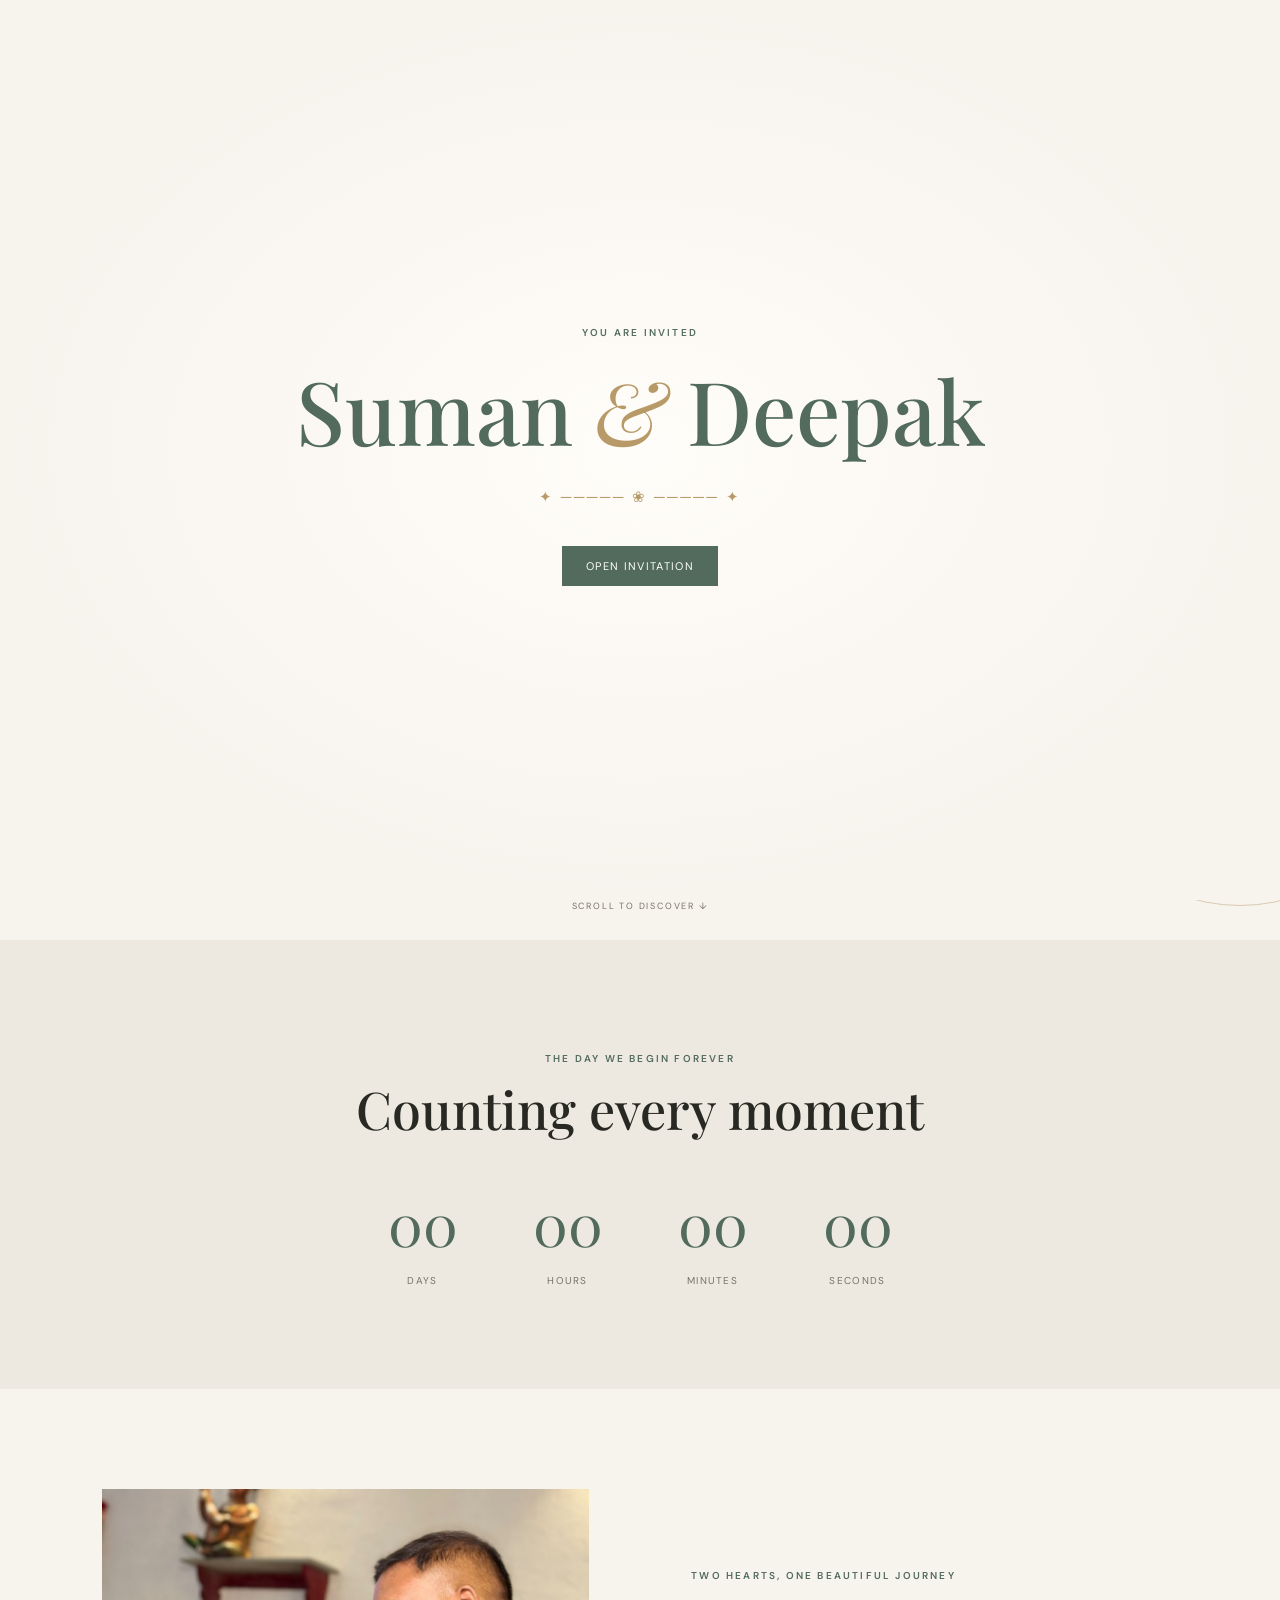
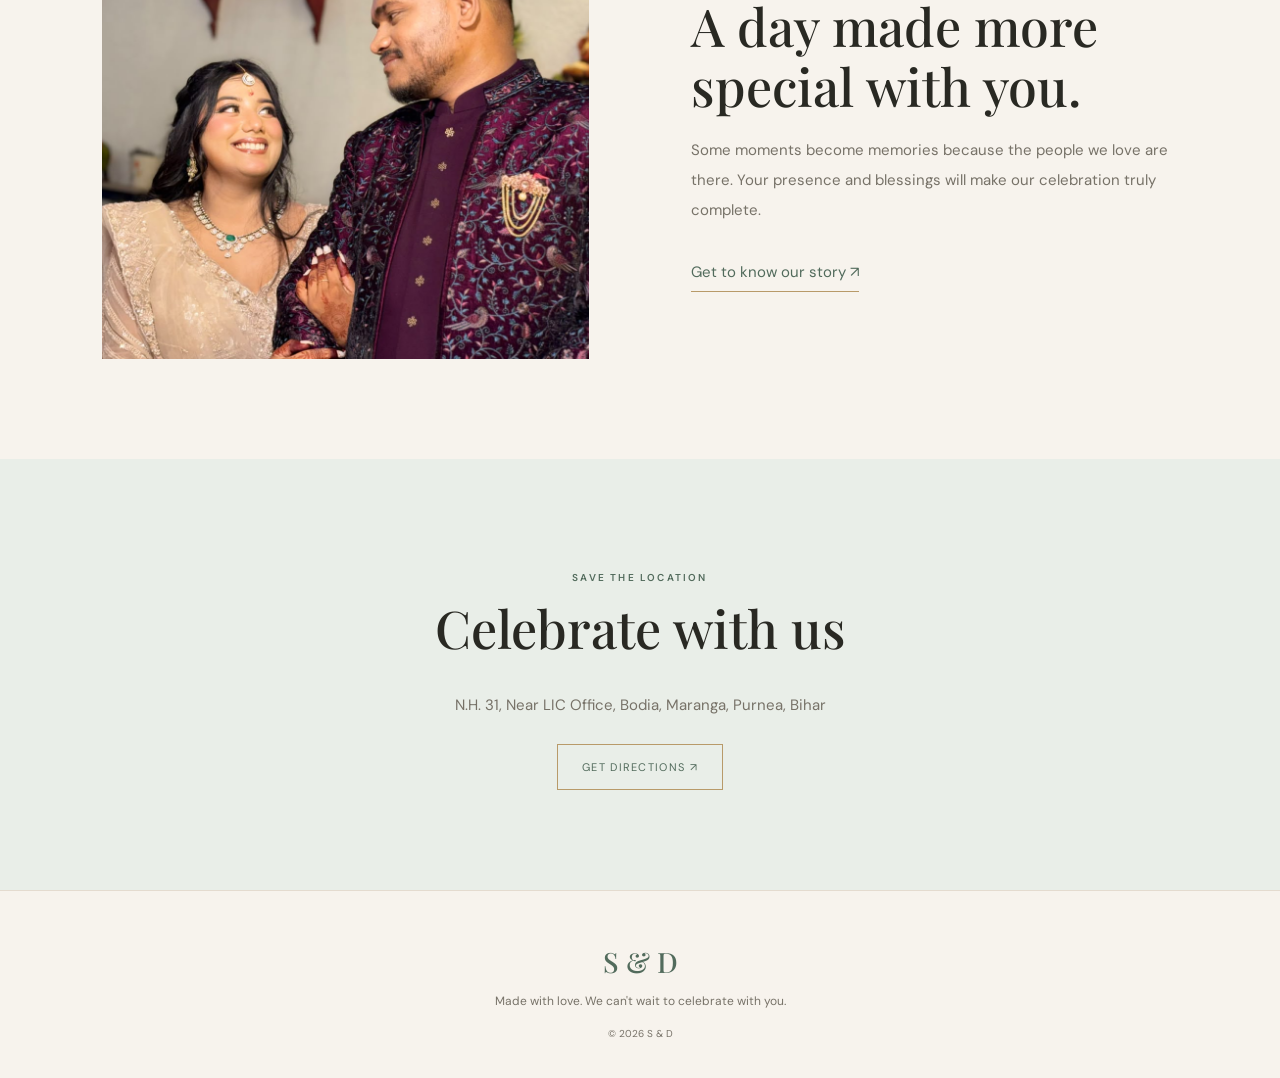
<file: index.html>
<!doctype html>
<html lang="en">

<head>
  <meta charset="utf-8">
  <meta name="viewport" content="width=device-width, initial-scale=1">
  <meta name="theme-color" content="#f7f3ed">
  <meta name="description" content="A celebration of love. Join us for the wedding celebration.">
  <title>Suman & Deepak | Wedding Invitation</title>
  <link rel="preconnect" href="https://fonts.googleapis.com">
  <link
    href="https://fonts.googleapis.com/css2?family=DM+Sans:wght@400;500;600&family=Playfair+Display:wght@400;500;600;700&family=Noto+Serif+Devanagari:wght@400;500;600&display=swap"
    rel="stylesheet">
  <link rel="stylesheet" href="style.css">
  <script defer src="config.js"></script>
  <script defer src="script.js"></script>
</head>

<body>
  <header class="site-header"><a class="brand" href="index.html" data-couple>A & A</a>    <nav class="nav"><a class="active" href="index.html" data-i18n="navHome">Home</a><a href="story.html"
        data-i18n="navStory">Our Story</a><a href="events.html" data-i18n="navEvents">Events</a><a href="gallery.html"
        data-i18n="navGallery">Gallery</a></nav>
    <div class="header-actions"><button id="languageToggle" class="text-button"
        aria-label="Change language">हिंदी</button><button id="musicToggle" class="music-button"
        aria-label="Toggle music">♫ <span data-i18n="music">Music</span></button></div>
  </header>
  <main>
    <section class="hero">
      <div class="hero-art" aria-hidden="true"><span class="sun sun-one"></span><span class="sun sun-two"></span><span
          class="leaf leaf-one">✿</span><span class="leaf leaf-two">❀</span></div>
      <div class="hero-content">
        <p class="eyebrow" data-i18n="inviteLine">WITH THE BLESSINGS OF OUR FAMILIES</p>
        <p class="small-script" data-i18n="inviteYou">We joyfully invite you to celebrate the wedding of</p>
        <h1><span id="brideName">Suman</span><i>&</i><span id="groomName">Deepak</span></h1>
        <div class="ornament">✦ ───── ❀ ───── ✦</div>
        <div class="family-lines">
          <p id="brideParents">Daughter of Mrs. Madhu Devi & Mr. Ram Uday Sah</p><span>✦</span>
          <p id="groomParents">Son of Late Shobha Devi & Mr. Surendra Prasad Sah</p>
        </div>
        <p class="date-line" id="weddingDateLabel">Tuesday, 24 November 2026 · 10:00 PM</p>
        <p class="venue-line" id="venueLabel">The Grand 13 Resort · Purnea, Bihar</p>
        <a class="button button-dark" href="events.html" data-i18n="explore">Explore the celebration</a>
      </div>
      <a class="scroll-cue" href="#countdown" data-i18n="scroll">SCROLL TO DISCOVER ↓</a>
    </section>
    <section class="countdown-section section" id="countdown">
      <p class="eyebrow" data-i18n="countdownEyebrow">THE DAY WE BEGIN FOREVER</p>
      <h2 data-i18n="countdownTitle">Counting every moment</h2>
      <div class="countdown" aria-live="polite">
        <div><strong id="days">--</strong><span data-i18n="days">Days</span></div>
        <div><strong id="hours">--</strong><span data-i18n="hours">Hours</span></div>
        <div><strong id="minutes">--</strong><span data-i18n="minutes">Minutes</span></div>
        <div><strong id="seconds">--</strong><span data-i18n="seconds">Seconds</span></div>
      </div>
    </section>
    <section class="split-section section">
      <div class="split-image image-one" role="img" aria-label="Wedding floral arrangement"></div>
      <div class="split-copy">
        <p class="eyebrow" data-i18n="together">TWO HEARTS, ONE BEAUTIFUL JOURNEY</p>
        <h2 data-i18n="welcomeTitle">A day made more special with you.</h2>
        <p data-i18n="welcomeText">Some moments become memories because the people we love are there. Your presence and
          blessings will make our celebration truly complete.</p><a class="under-link" href="story.html"
          data-i18n="readStory">Get to know our story ↗</a>
      </div>
    </section>
    <section class="venue-section section">
      <p class="eyebrow" data-i18n="locationEyebrow">SAVE THE LOCATION</p>
      <h2 data-i18n="locationTitle">Celebrate with us</h2>
      <p id="venueAddress">N.H. 31, Near LIC Office, Bodia, Maranga, Purnea, Bihar</p><a class="button button-outline"
        id="mapLink" href="https://www.google.com/maps/search/?api=1&query=The+Grand+13+Resort+Bodia+Maranga+Purnea" target="_blank" rel="noopener"
        data-i18n="directions">Get directions ↗</a>
    </section>
  </main>
  <footer class="footer">
    <p class="footer-names" data-couple>A & A</p>
    <p data-i18n="footer">Made with love. We can't wait to celebrate with you.</p><small>© <span id="year"></span> <span
        data-couple>A & A</span></small>
  </footer>
  <audio id="weddingAudio" loop preload="none"></audio>
</body>

</html>
</file>
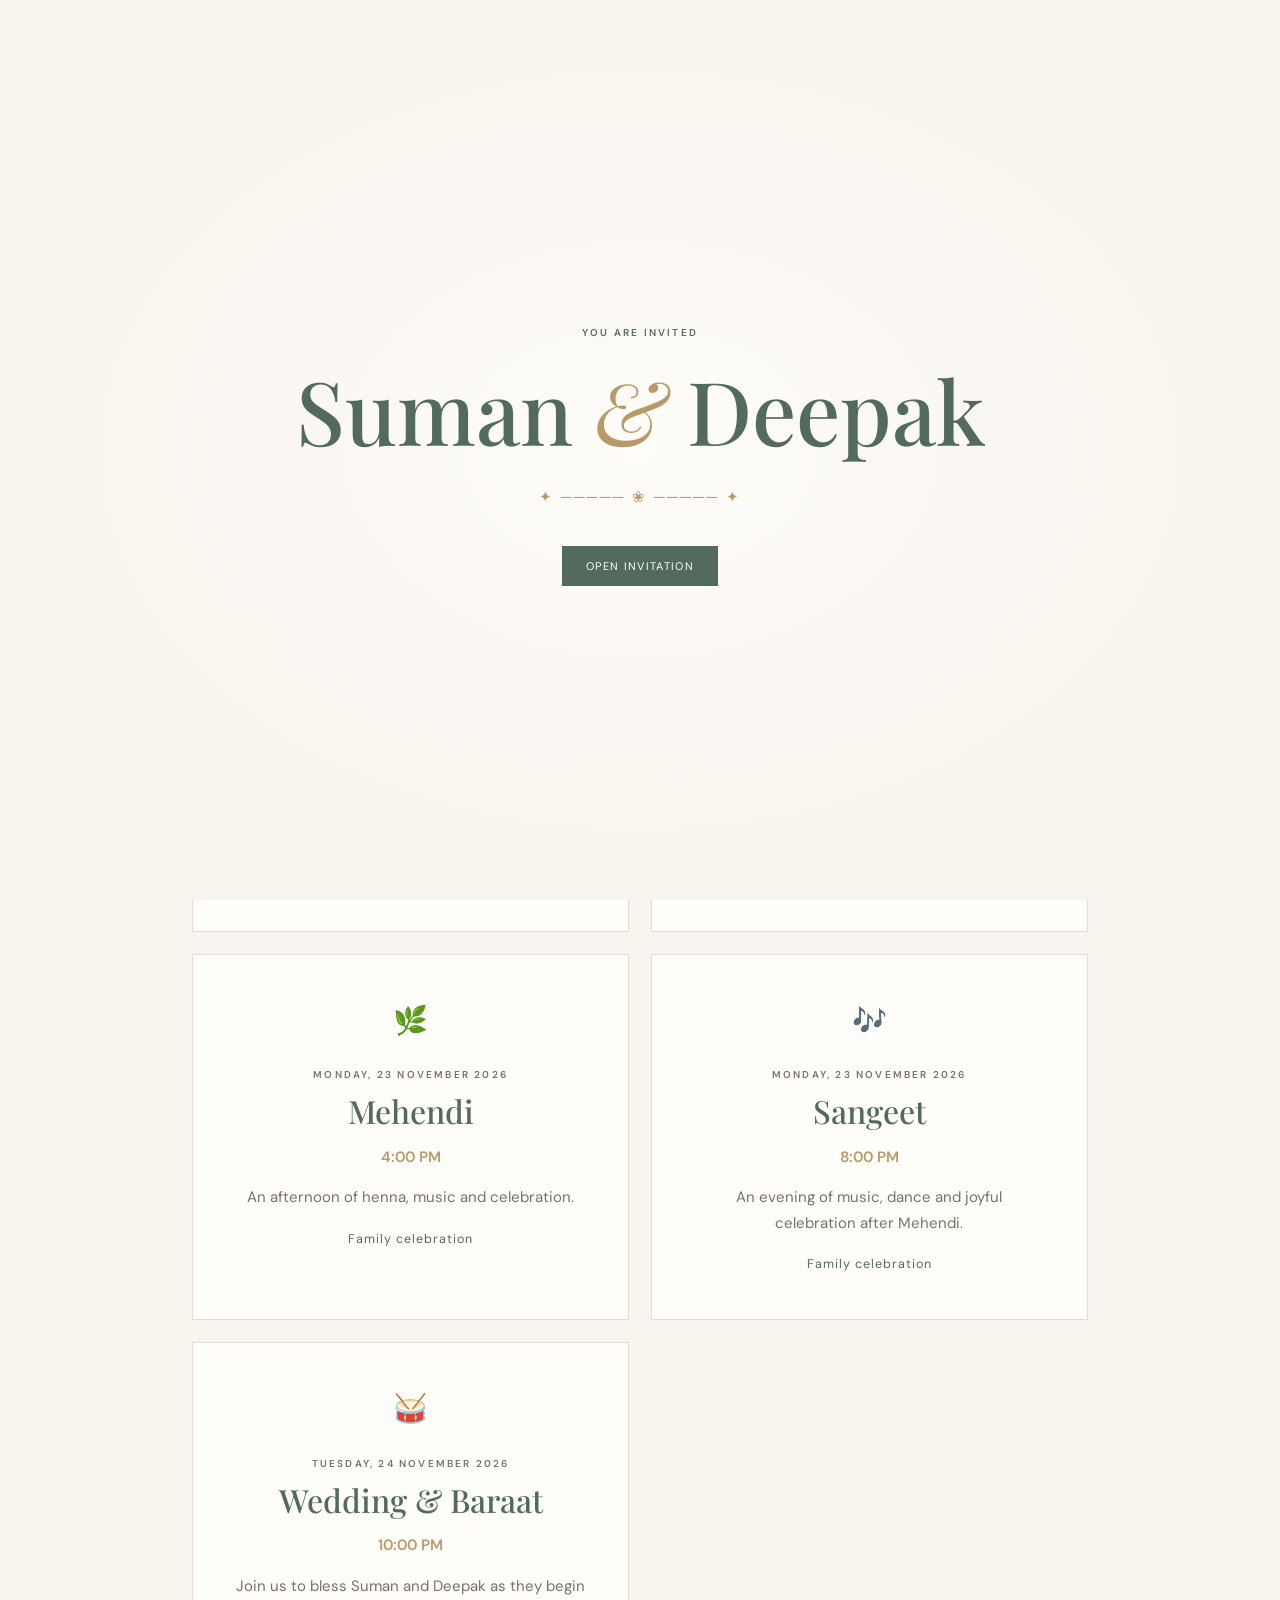
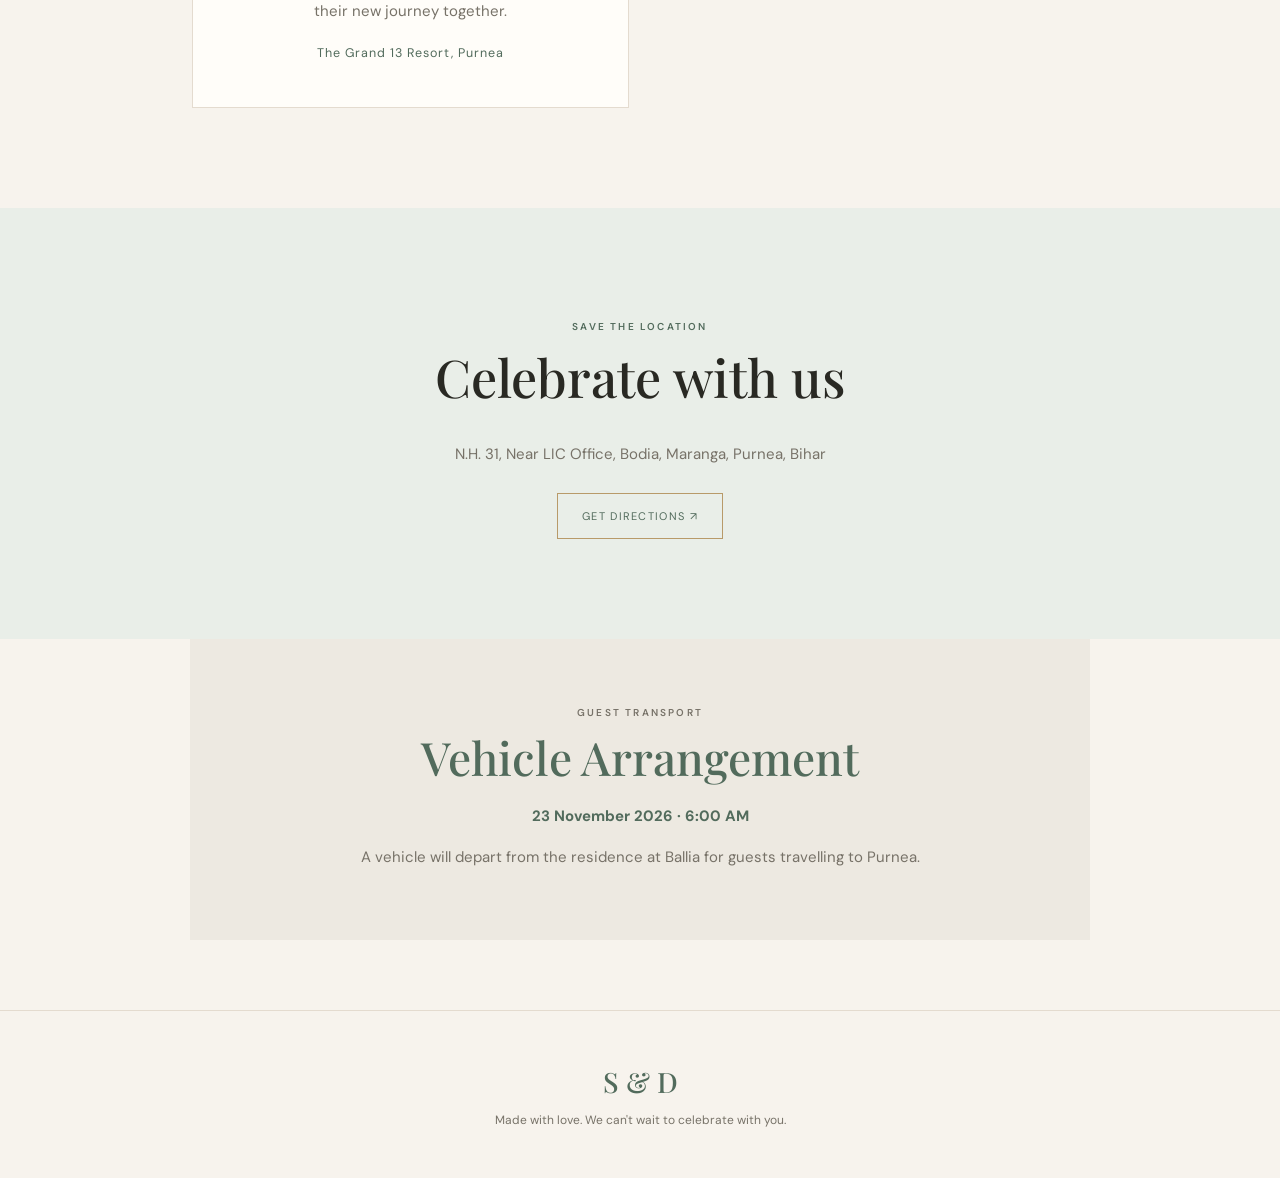
<file: events.html>
<!doctype html>
<html lang="en">

<head>
    <meta charset="utf-8">
    <meta name="viewport" content="width=device-width, initial-scale=1">
    <title>Wedding Events | Wedding</title>
    <link
        href="https://fonts.googleapis.com/css2?family=DM+Sans:wght@400;500;600&family=Playfair+Display:wght@400;500;600;700&family=Noto+Serif+Devanagari:wght@400;500;600&display=swap"
        rel="stylesheet">
    <link rel="stylesheet" href="style.css">
    <script defer src="config.js"></script>
    <script defer src="script.js"></script>
</head>

<body>
    <header class="site-header"><a class="brand" href="index.html" data-couple>A & A</a>        <nav class="nav"><a href="index.html" data-i18n="navHome">Home</a><a href="story.html" data-i18n="navStory">Our
                Story</a><a class="active" href="events.html" data-i18n="navEvents">Events</a><a href="gallery.html"
                data-i18n="navGallery">Gallery</a></nav>
        <div class="header-actions"><button id="languageToggle" class="text-button">हिंदी</button><button
                id="musicToggle" class="music-button">♫ <span data-i18n="music">Music</span></button></div>
    </header>
    <main>
        <section class="page-hero">
            <p class="eyebrow" data-i18n="eventsEyebrow">JOYFUL MOMENTS, BEAUTIFUL MEMORIES</p>
            <h1 data-i18n="eventsTitle">Wedding Events</h1>
            <p data-i18n="eventsSub">A few days of celebration, a lifetime of memories.</p>
        </section>
        <section class="events-grid section" id="eventsGrid"></section>
        <section class="venue-section section">
            <p class="eyebrow" data-i18n="locationEyebrow">SAVE THE LOCATION</p>
            <h2 data-i18n="locationTitle">Celebrate with us</h2>
            <p id="venueAddress">N.H. 31, Near LIC Office, Bodia, Maranga, Purnea, Bihar</p><a class="button button-outline"
                id="mapLink" href="#" target="_blank" rel="noopener" data-i18n="directions">Get directions ↗</a>
        </section>
        <section class="travel-card section">
            <p class="eyebrow">GUEST TRANSPORT</p>
            <h2>Vehicle Arrangement</h2>
            <p><strong id="vehicleWhen">23 November 2026 · 6:00 AM</strong></p>
            <p id="vehicleText">A vehicle will depart from our residence at Ballia for guests travelling to the wedding venue in Purnea.</p>
        </section>
    </main>
    <footer class="footer">
        <p class="footer-names" data-couple>A & A</p>
        <p data-i18n="footer">Made with love. We can't wait to celebrate with you.</p>
    </footer><audio id="weddingAudio" loop></audio>
</body>

</html>
</file>
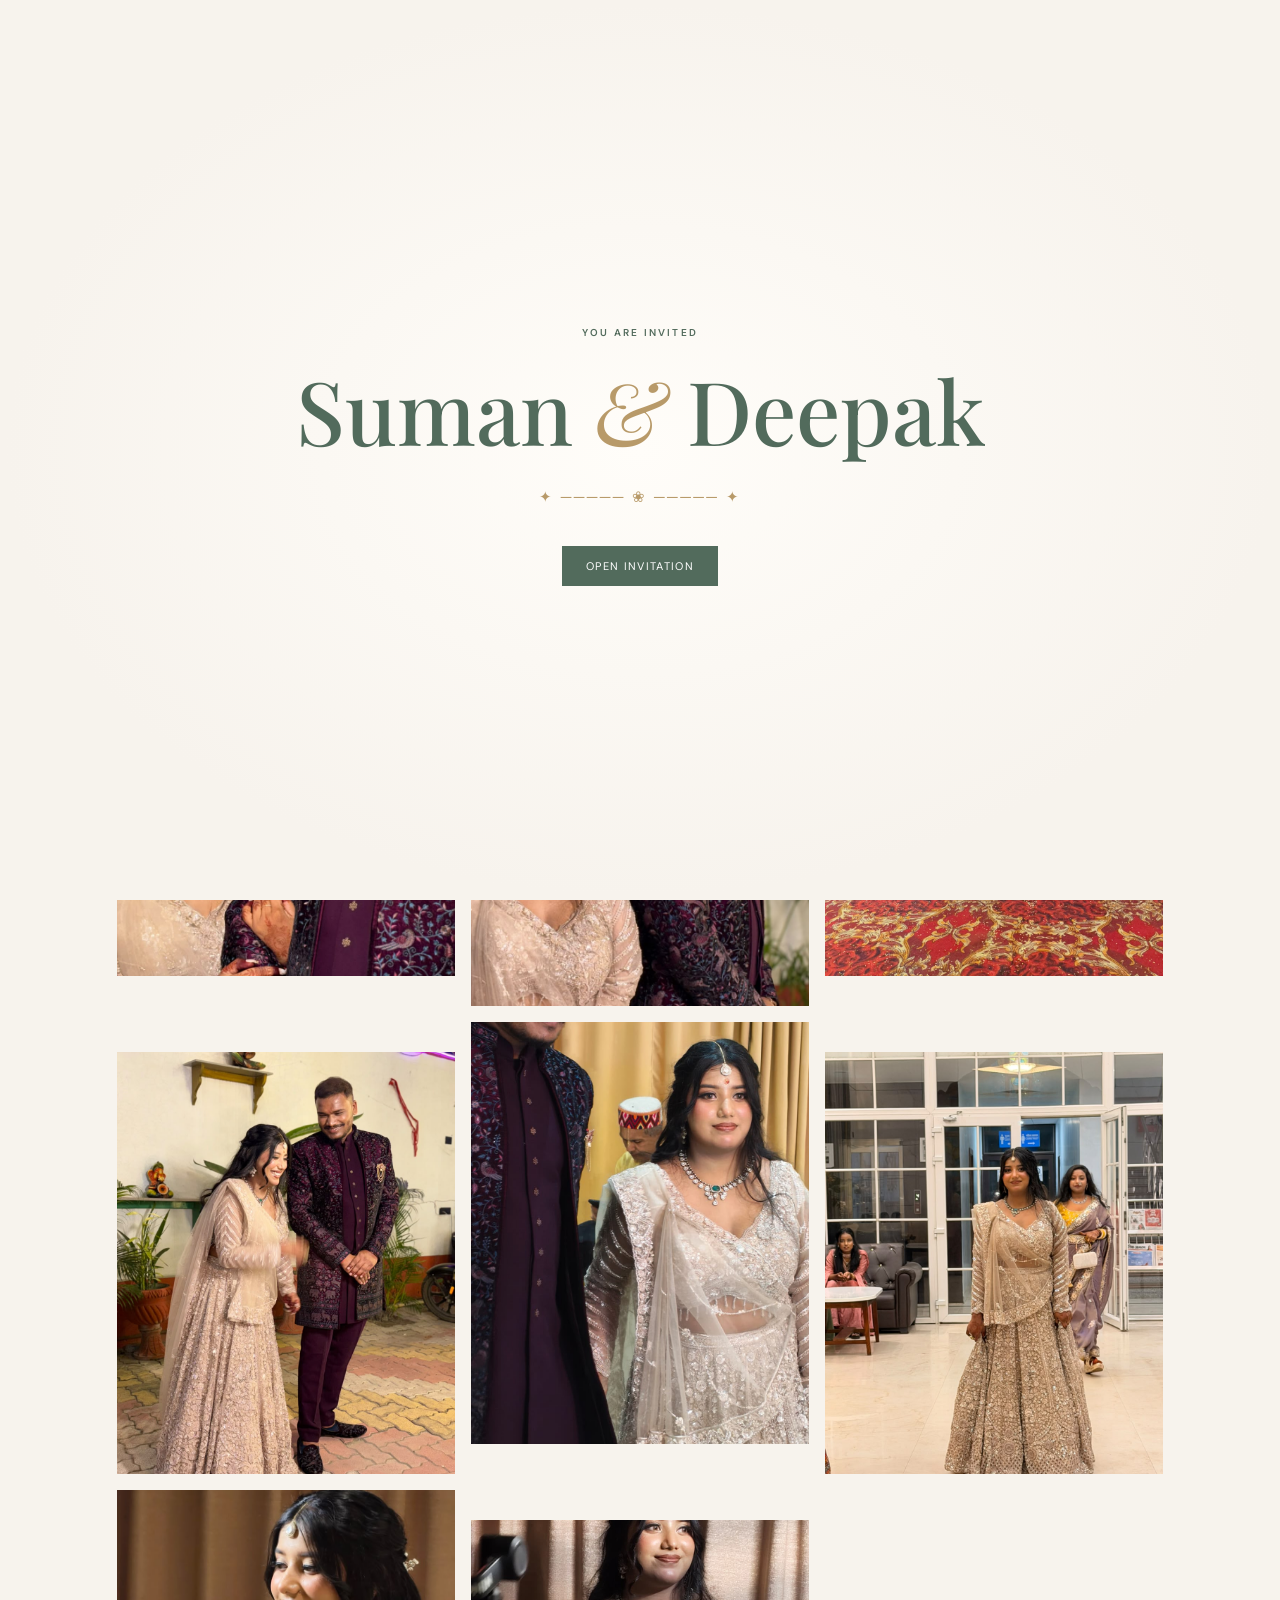
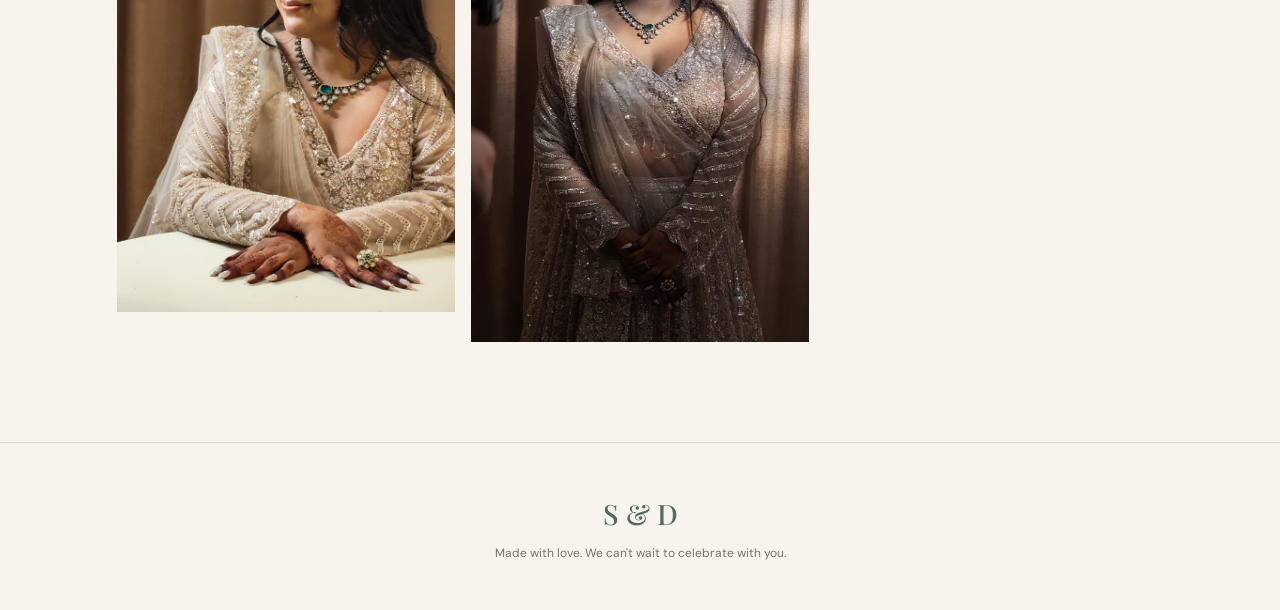
<file: gallery.html>
<!doctype html>
<html lang="en">

<head>
    <meta charset="utf-8">
    <meta name="viewport" content="width=device-width, initial-scale=1">
    <title>Gallery | Wedding</title>
    <link
        href="https://fonts.googleapis.com/css2?family=DM+Sans:wght@400;500;600&family=Playfair+Display:wght@400;500;600;700&family=Noto+Serif+Devanagari:wght@400;500;600&display=swap"
        rel="stylesheet">
    <link rel="stylesheet" href="style.css">
    <script defer src="config.js"></script>
    <script defer src="script.js"></script>
</head>

<body>
    <header class="site-header"><a class="brand" href="index.html" data-couple>A & A</a>        <nav class="nav"><a href="index.html" data-i18n="navHome">Home</a><a href="story.html" data-i18n="navStory">Our
                Story</a><a href="events.html" data-i18n="navEvents">Events</a><a class="active" href="gallery.html"
                data-i18n="navGallery">Gallery</a></nav>
        <div class="header-actions"><button id="languageToggle" class="text-button">हिंदी</button><button
                id="musicToggle" class="music-button">♫ <span data-i18n="music">Music</span></button></div>
    </header>
    <main>
        <section class="page-hero">
            <p class="eyebrow" data-i18n="galleryEyebrow">LITTLE GLIMPSES OF OUR JOURNEY</p>
            <h1 data-i18n="galleryTitle">Our Gallery</h1>
            <p data-i18n="gallerySub">A collection of moments close to our hearts.</p>
        </section>
        <section class="gallery-grid section" id="galleryGrid"></section>
    </main>
    <footer class="footer">
        <p class="footer-names" data-couple>A & A</p>
        <p data-i18n="footer">Made with love. We can't wait to celebrate with you.</p>
    </footer>
    <div class="lightbox" id="lightbox"><button id="closeLightbox" aria-label="Close">×</button><img id="lightboxImage"
            alt="Gallery photograph"></div><audio id="weddingAudio" loop></audio>
</body>

</html>
</file>
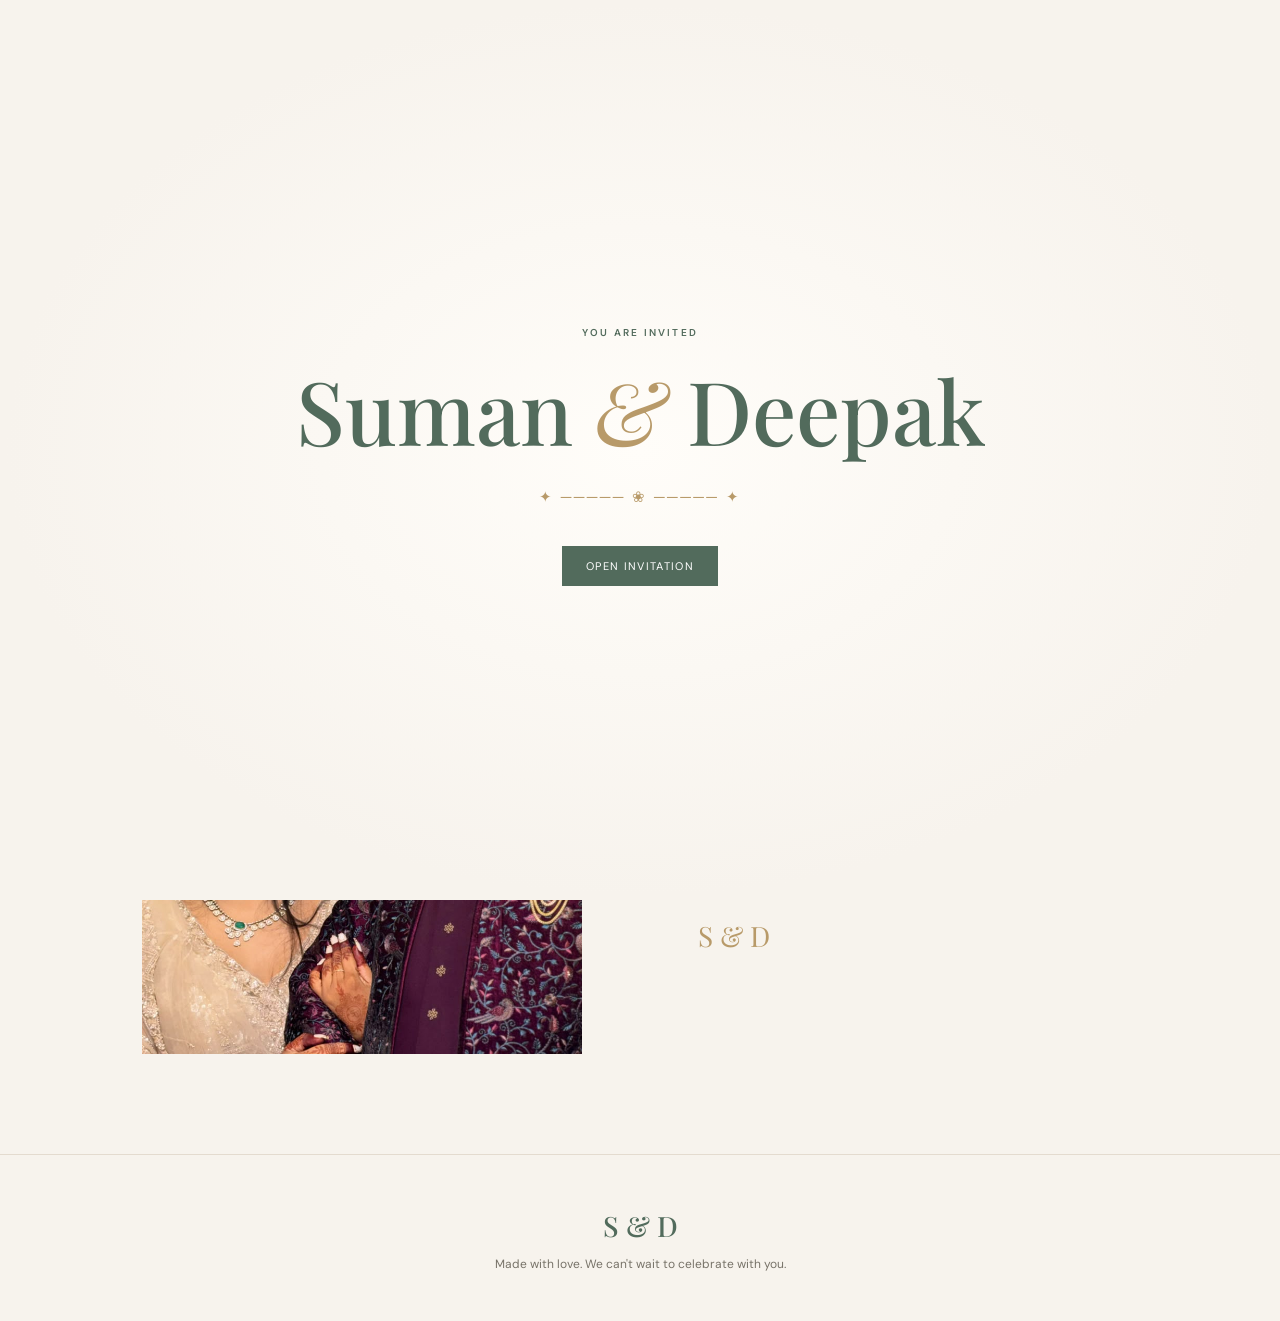
<file: story.html>
<!doctype html>
<html lang="en">

<head>
    <meta charset="utf-8">
    <meta name="viewport" content="width=device-width, initial-scale=1">
    <title>Our Story | Wedding</title>
    <link
        href="https://fonts.googleapis.com/css2?family=DM+Sans:wght@400;500;600&family=Playfair+Display:wght@400;500;600;700&family=Noto+Serif+Devanagari:wght@400;500;600&display=swap"
        rel="stylesheet">
    <link rel="stylesheet" href="style.css">
    <script defer src="config.js"></script>
    <script defer src="script.js"></script>
</head>

<body>
    <header class="site-header"><a class="brand" href="index.html" data-couple>A & A</a>        <nav class="nav"><a href="index.html" data-i18n="navHome">Home</a><a class="active" href="story.html"
                data-i18n="navStory">Our Story</a><a href="events.html" data-i18n="navEvents">Events</a><a
                href="gallery.html" data-i18n="navGallery">Gallery</a></nav>
        <div class="header-actions"><button id="languageToggle" class="text-button">हिंदी</button><button
                id="musicToggle" class="music-button">♫ <span data-i18n="music">Music</span></button></div>
    </header>
    <main>
        <section class="page-hero">
            <p class="eyebrow" data-i18n="storyEyebrow">THE BEGINNING OF FOREVER</p>
            <h1 data-i18n="storyTitle">Our Story</h1>
            <p data-i18n="storySub">Every love story is beautiful. We are grateful to share ours with you.</p>
        </section>
        <section class="story-layout section">
            <div class="story-photo image-two"></div>
            <div class="story-text">
                <p class="eyebrow" data-i18n="chapter">CHAPTER ONE</p>
                <h2 id="storyHeading">A new chapter begins</h2>
                <p id="storyParagraph">With the blessings of our families and the grace of our family deity, Suman and
                    Deepak are beginning a beautiful new chapter together. We invite you to be part of this joyful
                    occasion and bless their journey ahead.</p>
                <p class="signature" data-couple>A & A</p>
            </div>
        </section>
    </main>
    <footer class="footer">
        <p class="footer-names" data-couple>A & A</p>
        <p data-i18n="footer">Made with love. We can't wait to celebrate with you.</p>
    </footer><audio id="weddingAudio" loop></audio>
</body>

</html>
</file>
<file: style.css>
* {
    box-sizing: border-box
}

:root {
    --paper: #f7f3ed;
    --ink: #292923;
    --muted: #777268;
    --green: #526b5c;
    --gold: #b89a69;
    --line: #e4dbcf
}

html {
    scroll-behavior: smooth
}

body {
    margin: 0;
    background: var(--paper);
    color: var(--ink);
    font-family: "DM Sans", sans-serif;
    font-size: 15px;
    line-height: 1.7
}

body.hindi {
    font-family: "Noto Serif Devanagari", serif
}

h1,
h2,
.brand,
.footer-names {
    font-family: "Playfair Display", serif;
    font-weight: 500;
    line-height: 1.15
}

body.hindi h1,
body.hindi h2 {
    font-family: "Noto Serif Devanagari", serif
}

.site-header {
    height: 82px;
    padding: 0 6vw;
    display: flex;
    align-items: center;
    justify-content: space-between;
    border-bottom: 1px solid var(--line);
    background: rgba(247, 243, 237, .94);
    position: sticky;
    top: 0;
    z-index: 10;
    backdrop-filter: blur(12px)
}

.brand {
    font-size: 25px;
    color: var(--green);
    text-decoration: none;
    letter-spacing: .06em
}

.nav {
    display: flex;
    gap: 34px
}

.nav a {
    color: var(--muted);
    text-decoration: none;
    font-size: 12px;
    letter-spacing: .1em;
    text-transform: uppercase
}

.nav a.active,
.nav a:hover {
    color: var(--green)
}

.header-actions {
    display: flex;
    gap: 15px;
    align-items: center
}

.text-button,
.music-button,
.menu-toggle {
    border: 0;
    background: none;
    color: var(--green);
    cursor: pointer;
    font: inherit
}

.text-button {
    font-size: 13px
}

.music-button {
    border: 1px solid var(--gold);
    border-radius: 30px;
    padding: 8px 14px;
    font-size: 12px
}

.music-button.playing {
    background: var(--green);
    color: white
}

.menu-toggle {
    display: none;
    font-size: 22px
}

.hero {
    min-height: 690px;
    position: relative;
    display: grid;
    place-items: center;
    text-align: center;
    overflow: hidden;
    padding: 90px 20px 100px;
    background: radial-gradient(ellipse at 50% 45%, #fffdf9 0, #f7f3ed 64%)
}

.hero-content {
    position: relative;
    z-index: 2;
    max-width: 800px
}

.eyebrow {
    font-size: 10px;
    letter-spacing: .22em;
    color: var(--green);
    font-weight: 600;
    text-transform: uppercase
}

.small-script {
    font-family: "Playfair Display", serif;
    font-style: italic;
    color: var(--muted);
    font-size: 20px;
    margin: 34px 0 18px
}

.hero h1 {
    font-size: clamp(60px, 10vw, 112px);
    margin: 0;
    color: var(--green);
    display: flex;
    justify-content: center;
    align-items: center;
    gap: 22px;
    flex-wrap: wrap
}

.hero h1 i {
    font-size: .55em;
    color: var(--gold);
    font-weight: 400
}

.ornament {
    color: var(--gold);
    letter-spacing: .16em;
    margin: 25px 0
}

.date-line {
    font-size: 15px;
    letter-spacing: .08em
}

.venue-line {
    font-size: 13px;
    color: var(--muted);
    margin-bottom: 30px
}

.button {
    display: inline-block;
    padding: 13px 24px;
    text-decoration: none;
    font-size: 11px;
    letter-spacing: .12em;
    text-transform: uppercase;
    transition: .2s
}

.button-dark {
    background: var(--green);
    color: white
}

.button-dark:hover {
    background: #3e5547;
    transform: translateY(-2px)
}

.button-outline {
    border: 1px solid var(--gold);
    color: var(--green)
}

.button-outline:hover {
    background: var(--green);
    color: white
}

.hero-art {
    position: absolute;
    inset: 0;
    pointer-events: none;
    opacity: .45
}

.sun {
    position: absolute;
    width: 270px;
    height: 270px;
    border: 1px solid var(--gold);
    border-radius: 50%
}

.sun-one {
    left: -125px;
    top: 12%
}

.sun-two {
    right: -135px;
    bottom: 4%;
    width: 350px;
    height: 350px
}

.leaf {
    position: absolute;
    color: #a6b49e;
    font-size: 150px
}

.leaf-one {
    left: 7%;
    bottom: 8%;
    transform: rotate(-25deg)
}

.leaf-two {
    right: 8%;
    top: 6%;
    transform: rotate(25deg)
}

.scroll-cue {
    position: absolute;
    bottom: 26px;
    left: 0;
    right: 0;
    color: var(--muted);
    font-size: 9px;
    letter-spacing: .2em;
    text-decoration: none
}

.section {
    padding: 100px 8vw
}

.countdown-section {
    text-align: center;
    background: #ede9e1
}

.countdown-section h2,
.venue-section h2,
.split-copy h2 {
    font-size: clamp(34px, 5vw, 52px);
    margin: 12px 0 35px
}

.countdown {
    display: flex;
    justify-content: center;
    gap: clamp(22px, 6vw, 75px)
}

.countdown div {
    display: flex;
    flex-direction: column;
    min-width: 65px
}

.countdown strong {
    font-family: "Playfair Display", serif;
    font-size: clamp(35px, 6vw, 58px);
    font-weight: 400;
    color: var(--green)
}

.countdown span {
    font-size: 10px;
    letter-spacing: .13em;
    text-transform: uppercase;
    color: var(--muted)
}

.split-section {
    display: grid;
    grid-template-columns: 1fr 1fr;
    gap: 8vw;
    align-items: center;
    max-width: 1300px;
    margin: auto
}

.split-image {
    min-height: 470px;
    background-size: cover;
    background-position: center
}

.image-one {
    background-image: url("assets/sample1.jpg");
    background-position: center top
}

.split-copy {
    max-width: 480px
}

.split-copy h2 {
    margin-bottom: 20px
}

.split-copy>p:not(.eyebrow) {
    color: var(--muted);
    line-height: 2
}

.under-link {
    display: inline-block;
    color: var(--green);
    margin-top: 20px;
    text-decoration: none;
    border-bottom: 1px solid var(--gold);
    padding-bottom: 5px
}

.venue-section {
    text-align: center;
    background: #e9eee8
}

.venue-section p:not(.eyebrow) {
    color: var(--muted);
    margin-bottom: 25px
}

.footer {
    text-align: center;
    padding: 55px 20px 35px;
    border-top: 1px solid var(--line);
    color: var(--muted);
    font-size: 12px
}

.footer-names {
    font-size: 28px;
    color: var(--green);
    margin: 0 0 8px
}

.footer small {
    font-size: 10px
}

.page-hero {
    text-align: center;
    padding: 105px 20px 85px;
    background: radial-gradient(ellipse at center, #fffdf9, var(--paper) 70%)
}

.page-hero h1 {
    font-size: clamp(48px, 7vw, 76px);
    color: var(--green);
    margin: 12px 0
}

.page-hero>p:last-child {
    color: var(--muted)
}

.story-layout {
    display: grid;
    grid-template-columns: 1fr 1fr;
    gap: 9vw;
    align-items: center;
    max-width: 1200px;
    margin: auto
}

.story-photo {
    min-height: 500px;
    background-size: cover;
    background-position: center
}

.image-two {
    background-image: url("assets/sample1.jpg");
    background-position: center top
}

.story-text h2 {
    font-size: 42px;
    color: var(--green)
}

.story-text p:not(.eyebrow) {
    color: var(--muted);
    line-height: 2
}

.signature {
    font-family: "Playfair Display", serif;
    font-size: 28px;
    color: var(--gold) !important
}

.events-grid {
    display: grid;
    grid-template-columns: repeat(2, minmax(0, 1fr));
    gap: 22px;
    max-width: 1100px;
    margin: auto
}

.event-card {
    padding: 42px;
    background: #fffdf9;
    border: 1px solid var(--line);
    text-align: center
}

.event-icon {
    font-size: 28px
}

.event-card h2 {
    font-size: 32px;
    color: var(--green);
    margin: 10px 0
}

.event-card .eyebrow {
    margin-top: 22px
}

.event-card p {
    color: var(--muted)
}

.event-time {
    color: var(--gold) !important;
    font-weight: 600
}

.event-card small {
    color: var(--green);
    letter-spacing: .08em
}

.gallery-grid {
    display: grid;
    grid-template-columns: repeat(3, 1fr);
    gap: 16px;
    max-width: 1250px;
    margin: auto
}

.gallery-item {
    padding: 0;
    border: 0;
    background: #e8e1d7;
    cursor: pointer;
    overflow: hidden;
    aspect-ratio: 4/5
}

.gallery-item:nth-child(2n) {
    aspect-ratio: 4/5;
    margin-top: 30px
}

.gallery-item img {
    width: 100%;
    height: 100%;
    object-fit: cover;
    transition: transform .5s
}

.gallery-item:hover img {
    transform: scale(1.05)
}

.gallery-empty {
    grid-column: 1 / -1;
    text-align: center;
    color: var(--muted);
    padding: 40px 0
}

.gallery-note {
    text-align: center;
    color: var(--muted);
    font-size: 12px;
    padding: 0 20px 65px
}

.lightbox {
    display: none;
    position: fixed;
    inset: 0;
    background: #171a17ed;
    z-index: 30;
    align-items: center;
    justify-content: center;
    padding: 30px
}

.lightbox.visible {
    display: flex
}

.lightbox img {
    max-width: min(90vw, 1000px);
    max-height: 85vh;
    object-fit: contain
}

.lightbox button {
    position: absolute;
    right: 30px;
    top: 15px;
    background: none;
    border: 0;
    color: white;
    font-size: 40px;
    cursor: pointer
}

@media(max-width:760px) {
    .site-header {
        height: auto;
        padding: 10px 5vw;
        flex-wrap: wrap;
        row-gap: 6px
    }

    .nav {
        order: 3;
        width: 100%;
        display: flex;
        flex-wrap: wrap;
        justify-content: center;
        gap: 6px 20px
    }

    .nav a {
        font-size: 11px
    }

    .header-actions {
        margin-left: auto
    }

    .music-button {
        padding: 7px 10px
    }

    .hero {
        min-height: 620px
    }

    .hero h1 {
        gap: 12px
    }

    .leaf {
        font-size: 90px
    }

    .section {
        padding: 70px 7vw
    }

    .split-section,
    .story-layout {
        grid-template-columns: 1fr;
        gap: 35px
    }

    .split-image,
    .story-photo {
        min-height: 360px
    }

    .split-copy {
        max-width: none
    }

    .events-grid {
        grid-template-columns: 1fr;
        padding-top: 55px;
        padding-bottom: 55px
    }

    .gallery-grid {
        grid-template-columns: repeat(2, 1fr);
        gap: 10px;
        padding-top: 55px;
        padding-bottom: 45px
    }

    .gallery-item:nth-child(2n) {
        margin-top: 18px
    }

    .page-hero {
        padding: 75px 20px 55px
    }

    .countdown {
        gap: 16px
    }

    .countdown div {
        min-width: 54px
    }

    .countdown span {
        font-size: 8px
    }

    .small-script {
        font-size: 17px
    }

    .date-line {
        font-size: 13px
    }
}

.travel-card {
    text-align: center;
    background: #ede9e1;
    max-width: 900px;
    margin: 0 auto 70px;
    padding: 55px 8vw
}

.travel-card h2 {
    font-family: "Playfair Display", serif;
    color: var(--green);
    font-size: clamp(32px, 5vw, 46px);
    margin: 10px 0 20px
}

.travel-card p {
    color: var(--muted)
}

.travel-card strong {
    color: var(--green)
}

.family-lines {
    display: flex;
    justify-content: center;
    align-items: center;
    gap: 22px;
    flex-wrap: wrap;
    margin: 18px auto 8px;
    color: var(--muted);
    font-family: "Playfair Display", serif;
    font-style: italic;
    font-size: 14px
}

.family-lines p {
    margin: 0;
    max-width: 260px
}

.family-lines span {
    color: var(--gold)
}

.welcome-overlay {
    position: fixed;
    inset: 0;
    z-index: 100;
    display: grid;
    place-items: center;
    text-align: center;
    padding: 20px;
    background: radial-gradient(ellipse at center, #fffdf9, var(--paper) 70%)
}

.welcome-box h1 {
    font-size: clamp(44px, 10vw, 88px);
    color: var(--green);
    margin: 18px 0
}

.welcome-box h1 i {
    color: var(--gold);
    font-weight: 400
}

.welcome-box .button {
    border: 0;
    cursor: pointer;
    font-family: inherit;
    margin-top: 10px
}
</file>
